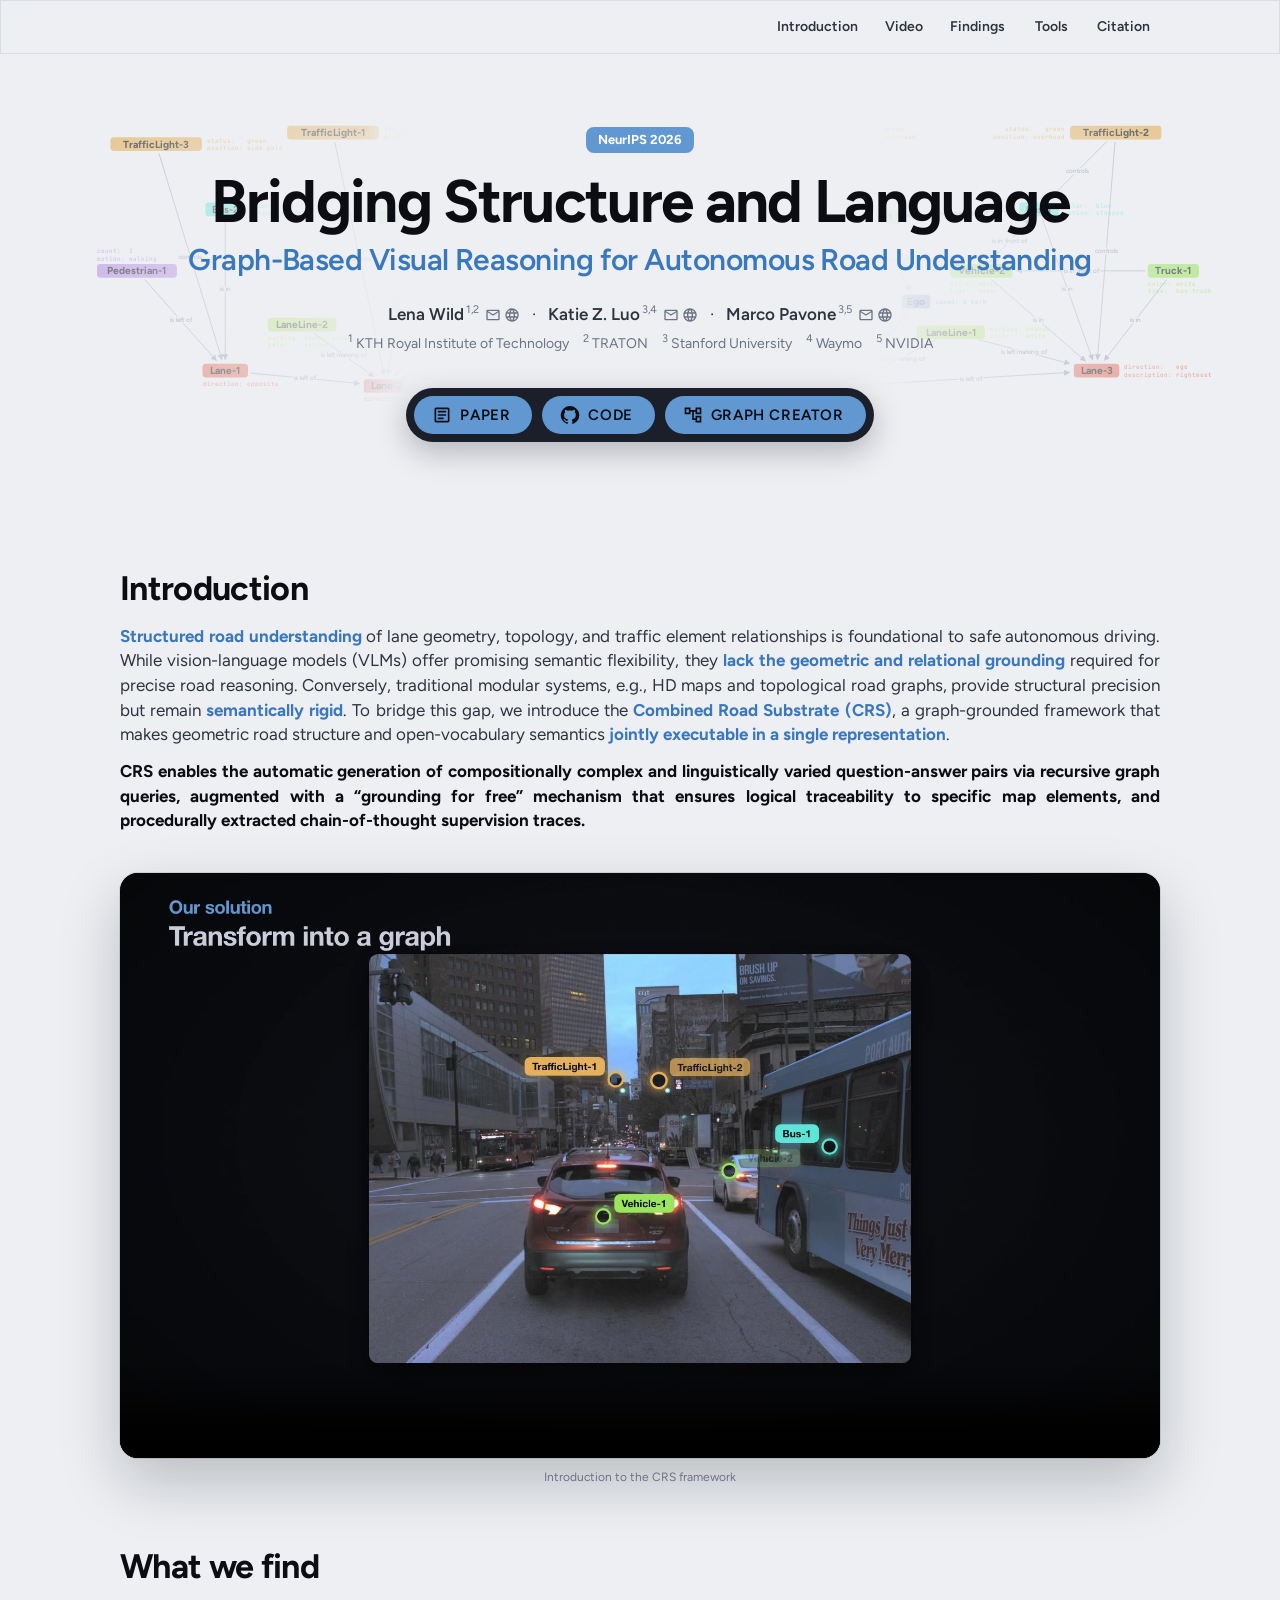
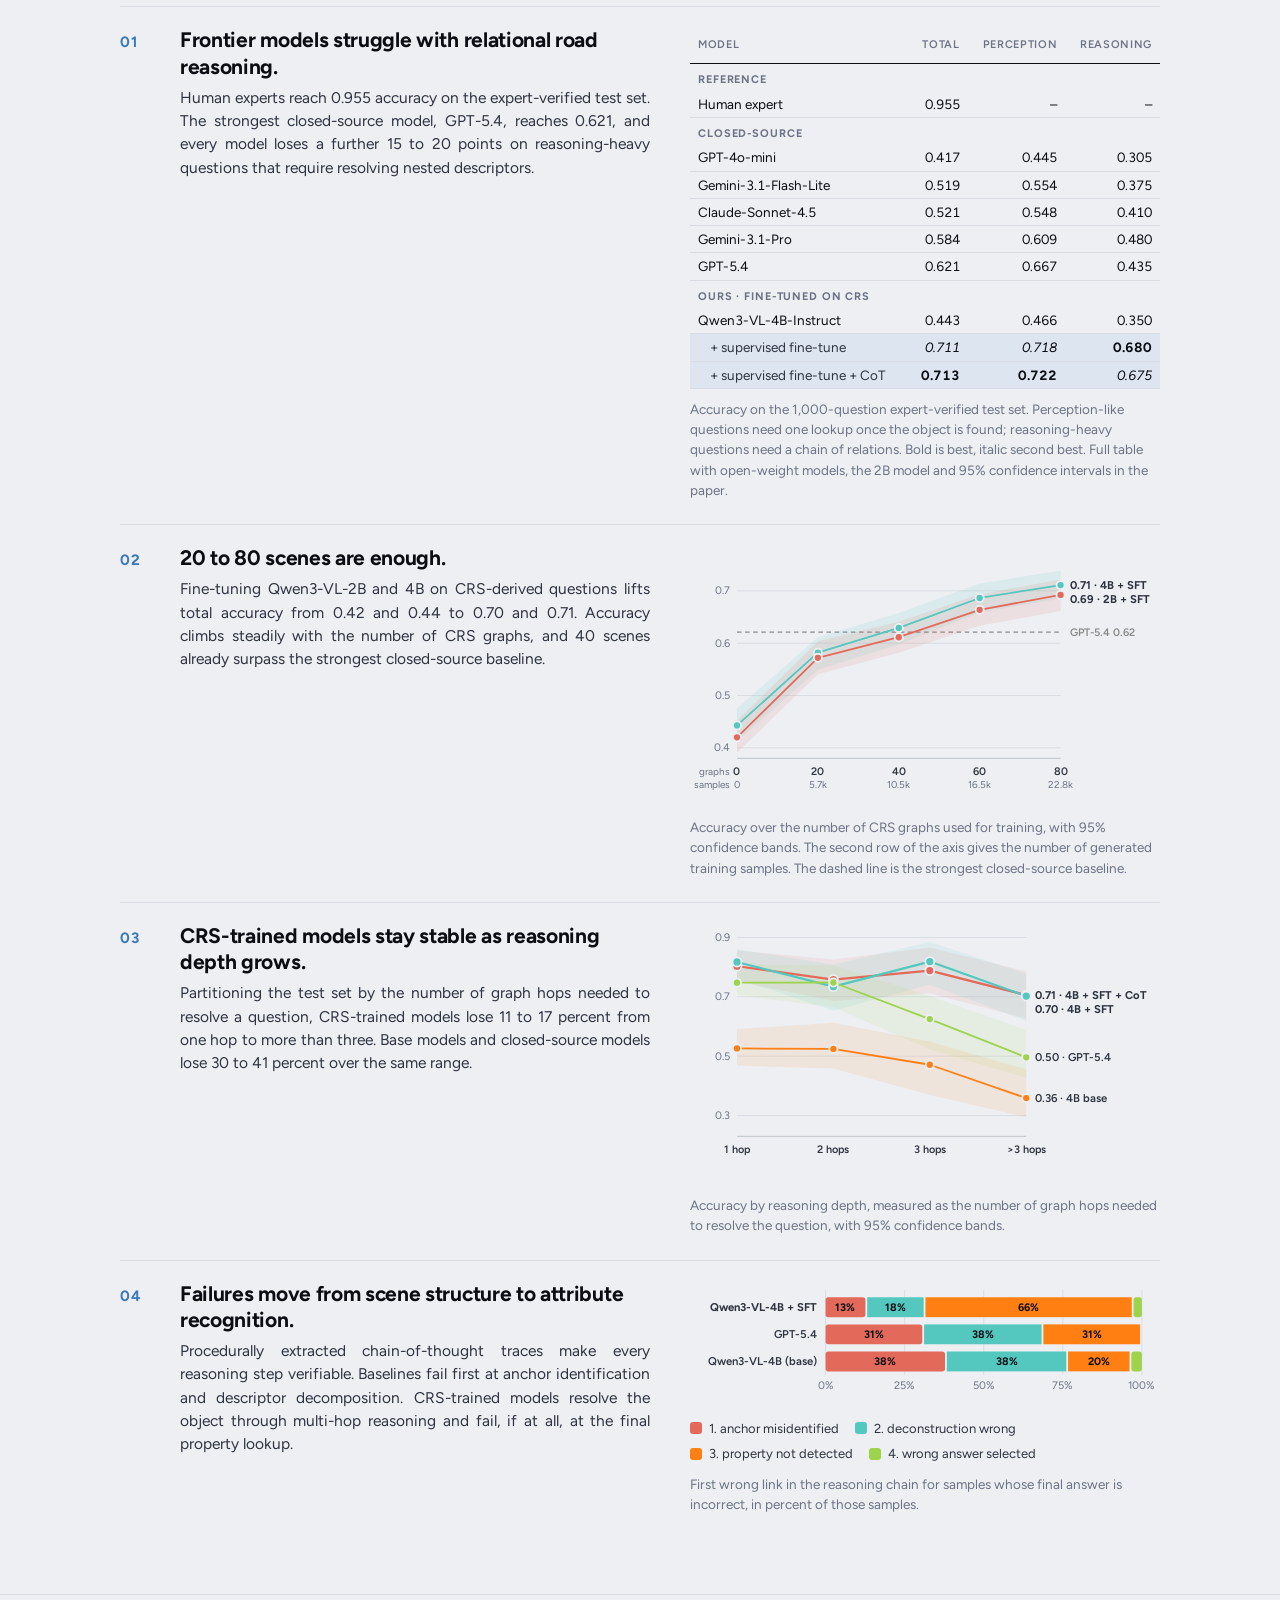
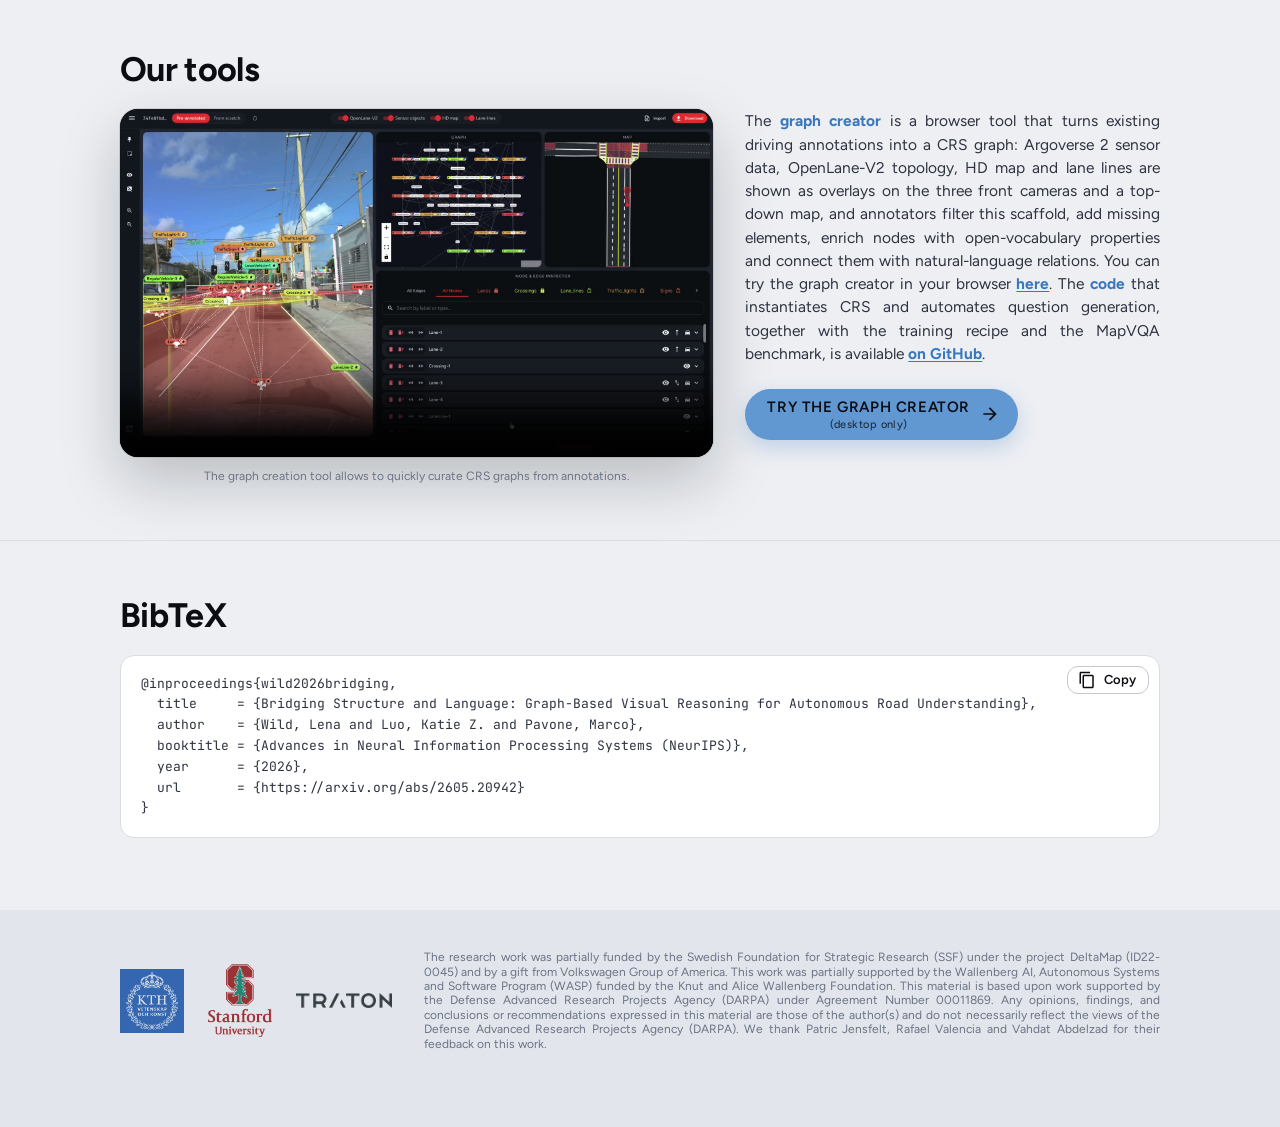
<file: index.html>
<!doctype html>
<html lang="en">
  <head>
    <meta charset="utf-8" />
    <meta name="viewport" content="width=device-width, initial-scale=1" />
    <meta name="theme-color" content="#EDEFF3" />
    <title>Bridging Structure and Language</title>
    <meta name="google-site-verification" content="Tg61ISgR9sNg04dQWf-tKXcnNvo4r6Xt6r5RiCtUGIg" />
    <meta name="description" content="Graph-Based Visual Reasoning for Autonomous Road Understanding. NeurIPS 2026." />
    <meta property="og:title" content="Bridging Structure and Language: Graph-Based Visual Reasoning for Autonomous Road Understanding" />
    <meta name="description" content="Project page of Bridging Structure and Language: Graph-Based Visual Reasoning for Autonomous Road Understanding (NeurIPS 2026)." />
    <meta property="og:url" content="https://kth-rpl.github.io/CRS/" />
    <meta property="og:image" content="https://kth-rpl.github.io/CRS/assets/poster_16x9.jpg" />
    <meta name="twitter:card" content="summary_large_image" />
    <link rel="icon" type="image/png" href="assets/favicon.png" />
    <link rel="preconnect" href="https://fonts.googleapis.com" />
    <link rel="preconnect" href="https://fonts.gstatic.com" crossorigin />
    <link href="https://fonts.googleapis.com/css2?family=Figtree:wght@400;500;600;700;800&family=JetBrains+Mono:wght@400;500&display=swap" rel="stylesheet" />
    <script data-goatcounter="https://lw2.goatcounter.com/count"
        async src="//gc.zgo.at/count.js"></script>
    <script type="module" crossorigin src="./assets/index-DOOVzUex.js"></script>
  </head>
  <body>
    <div id="root"></div>
  </body>
</html>
</file>
